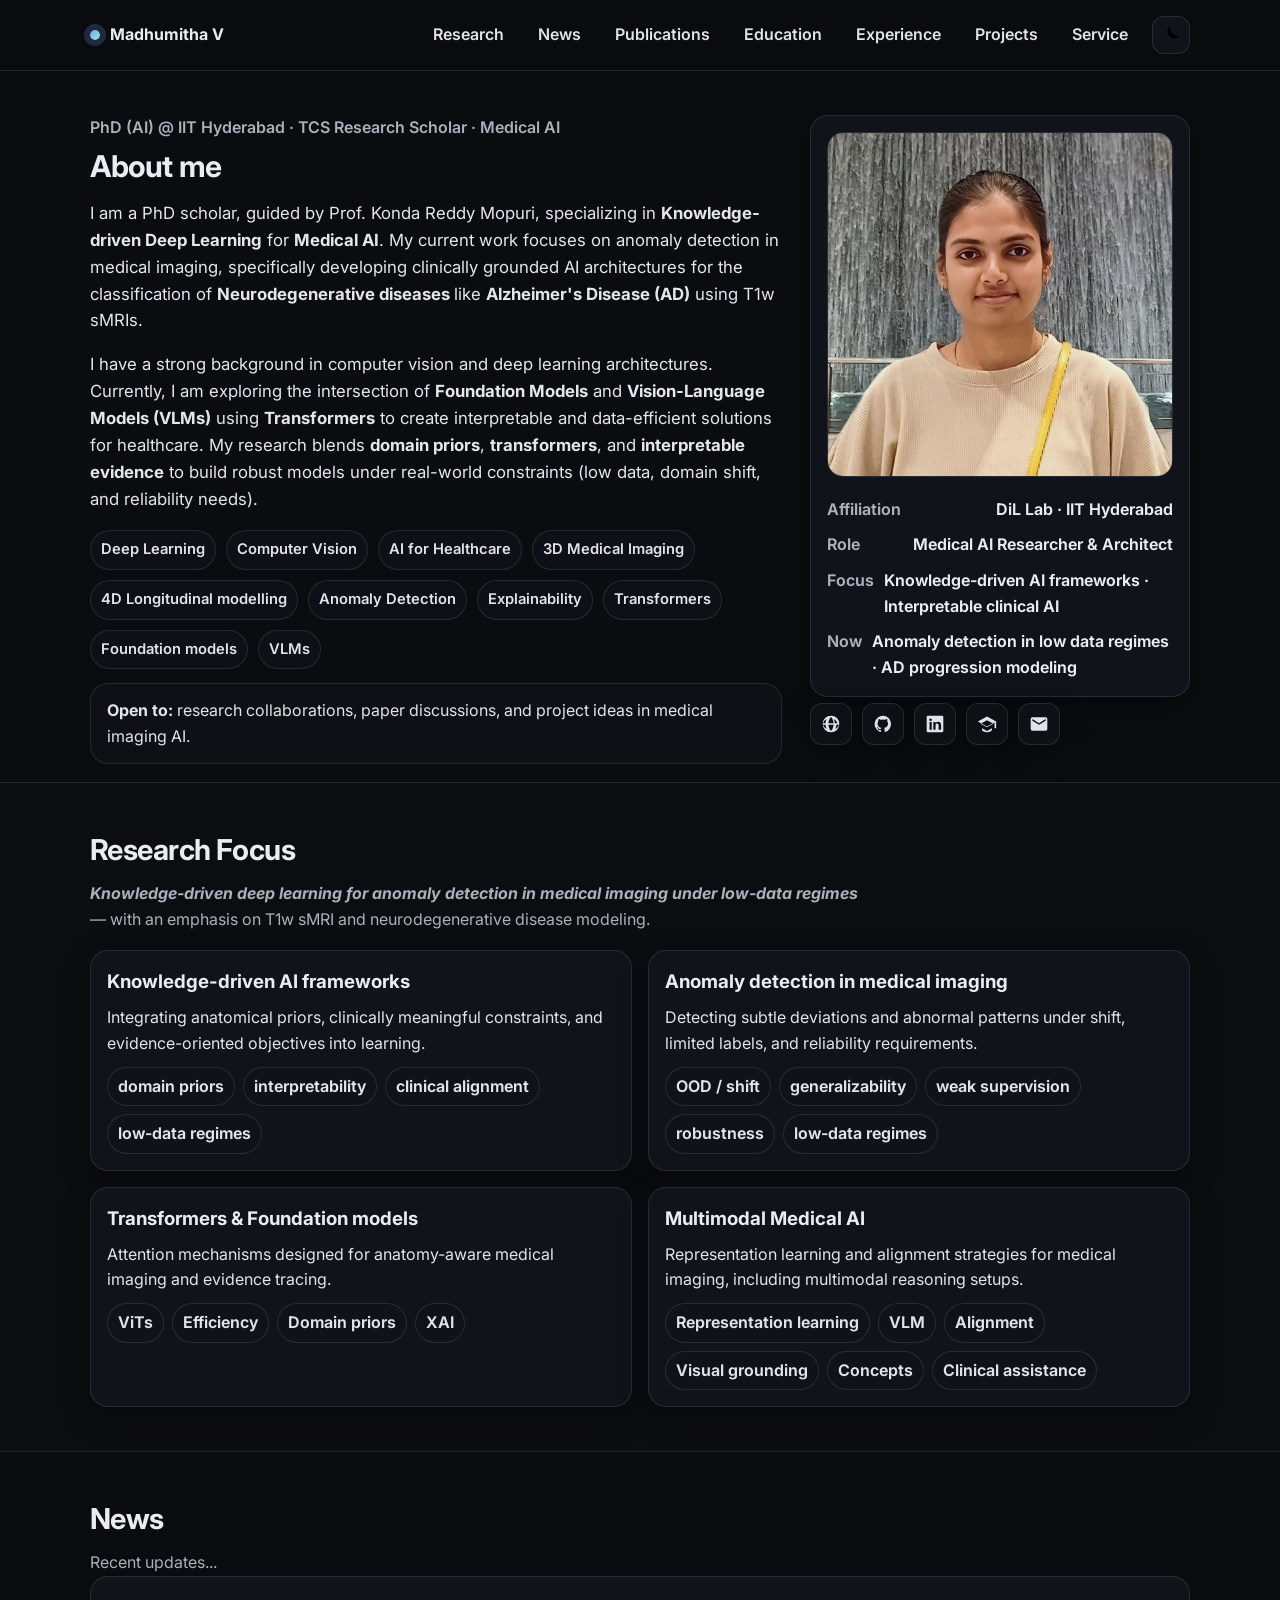
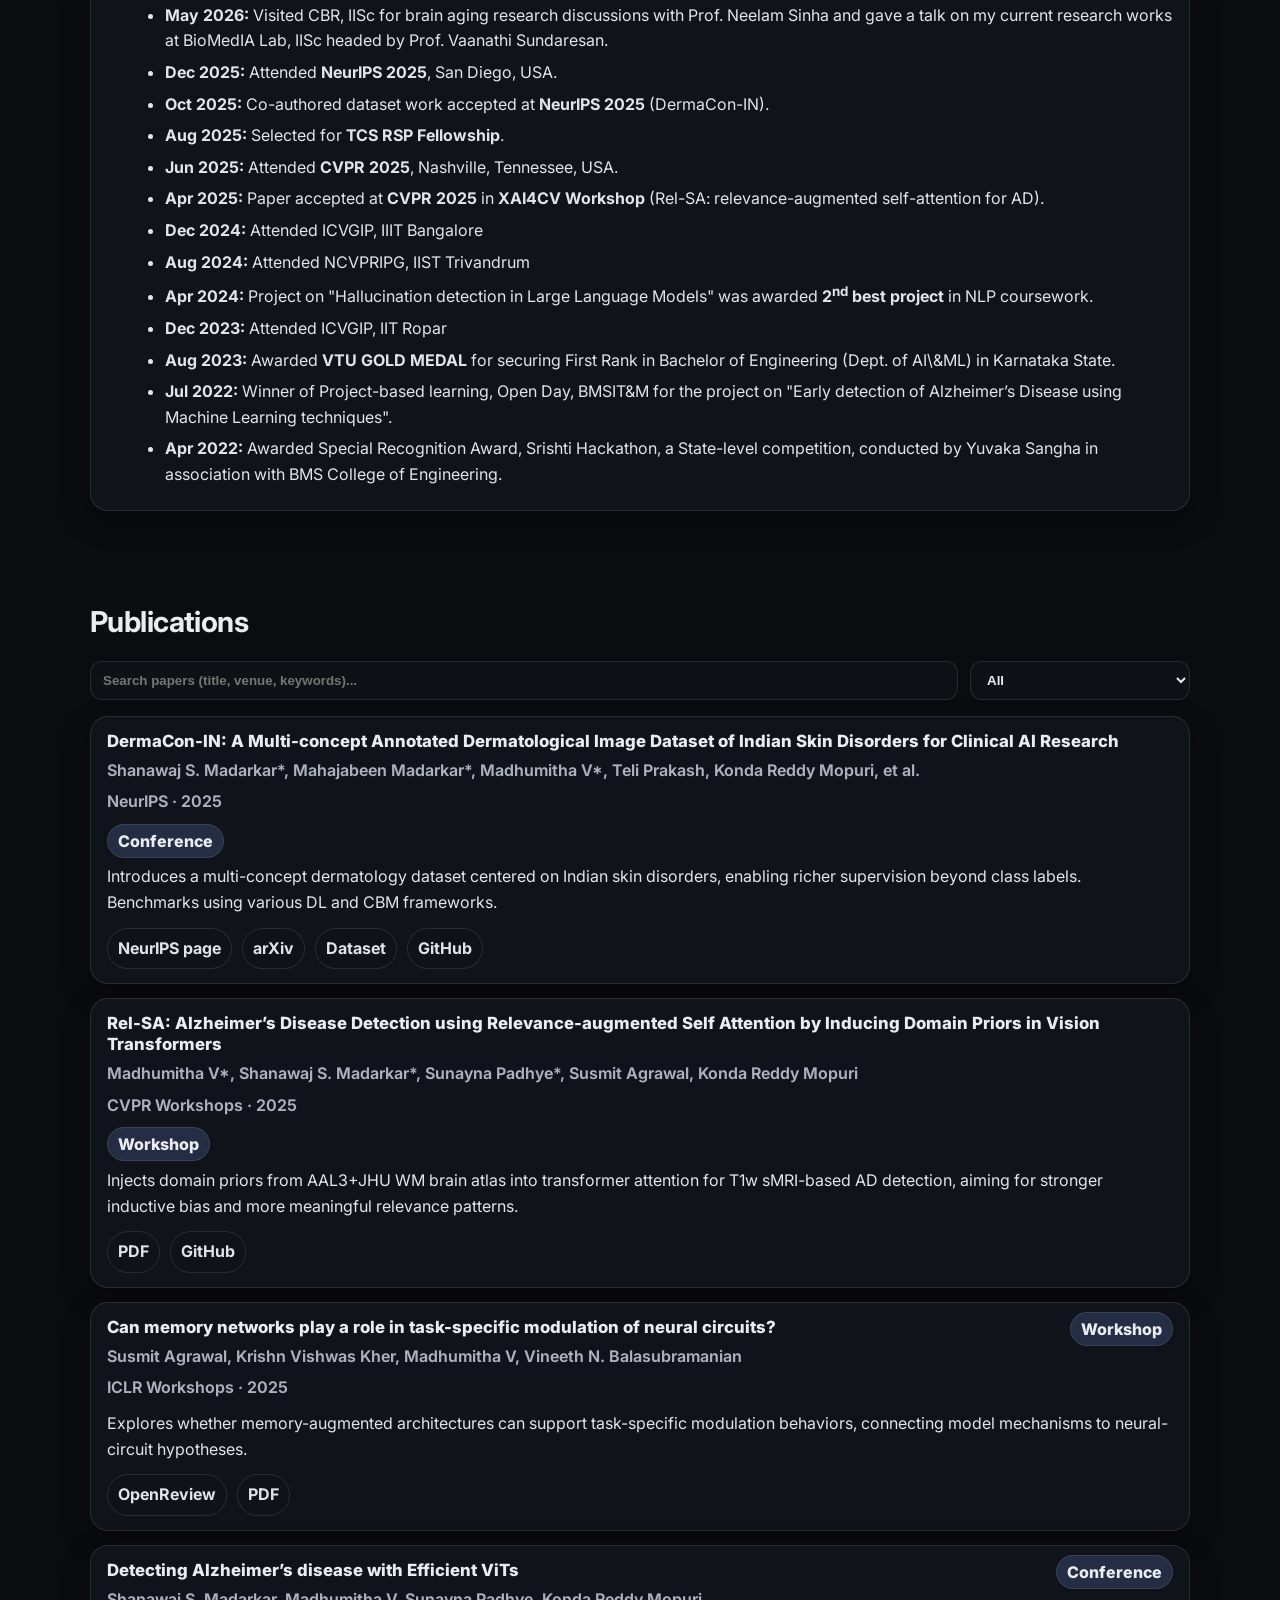
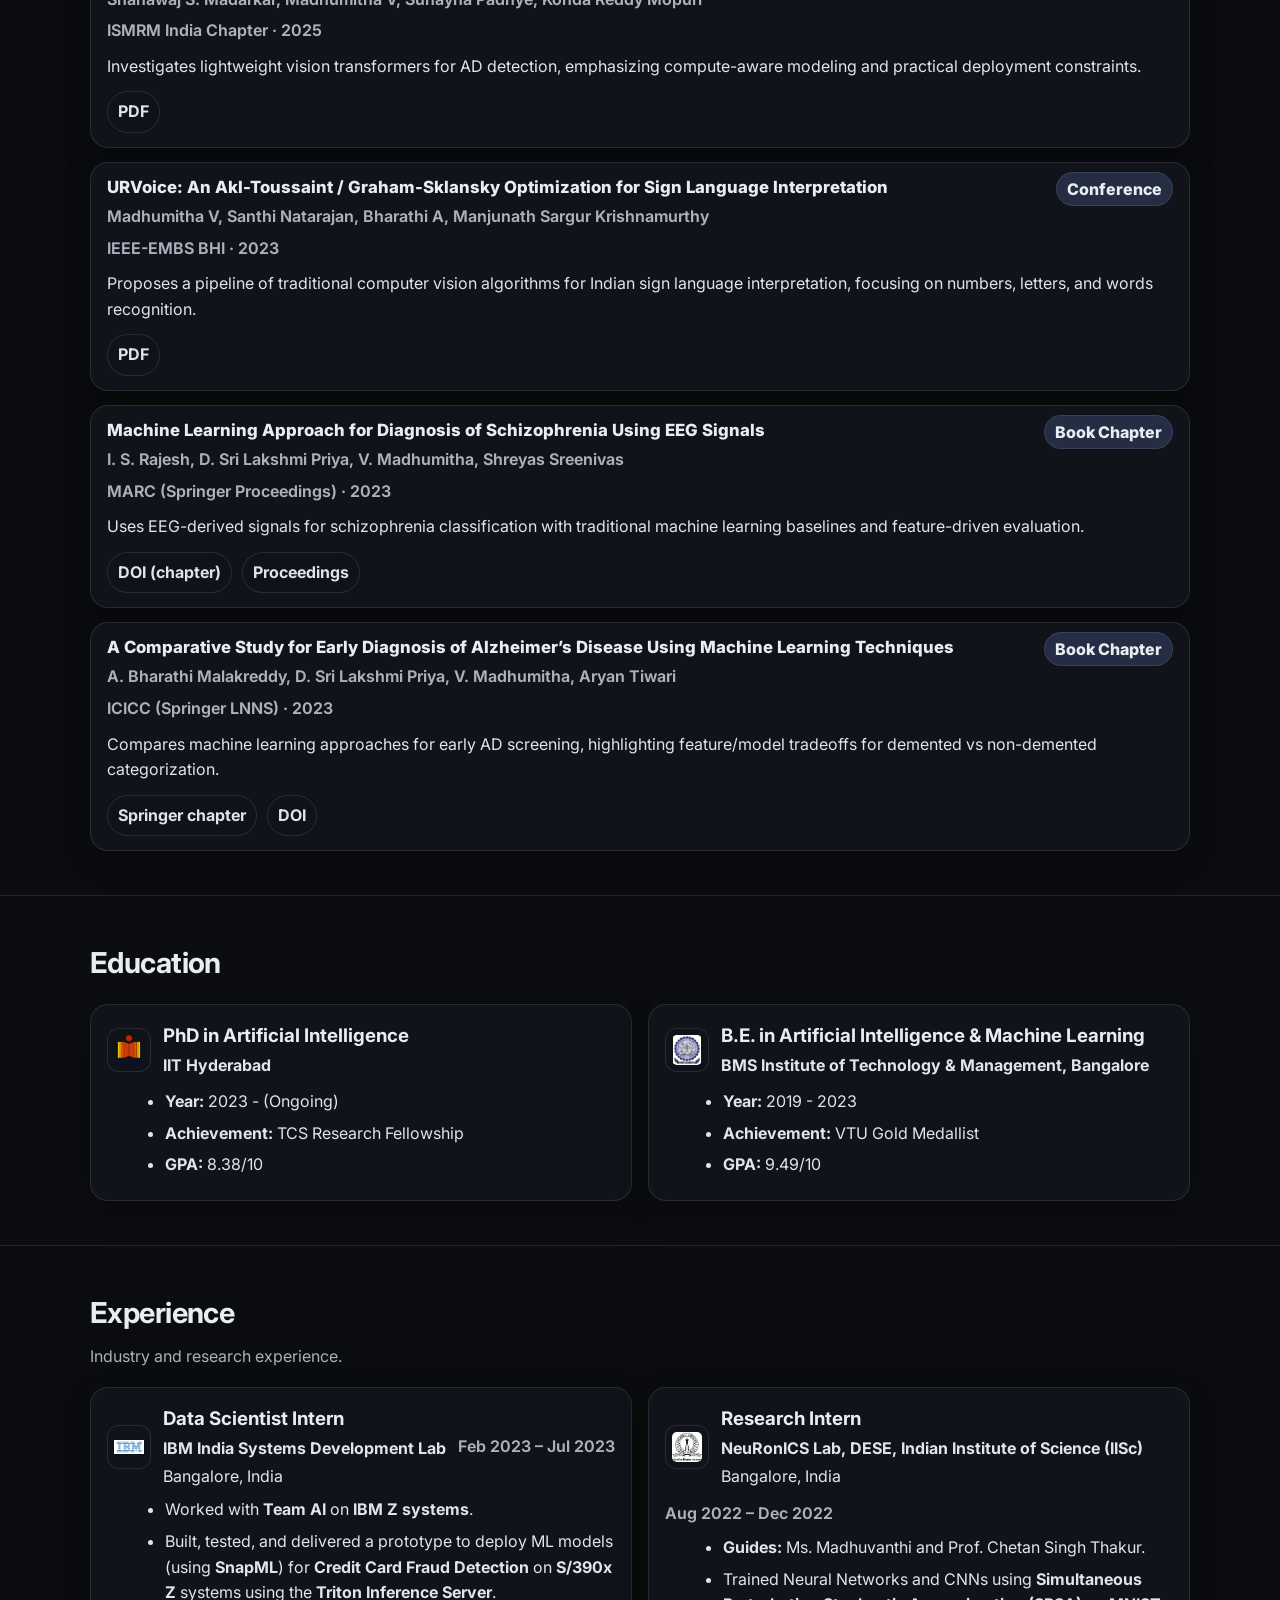
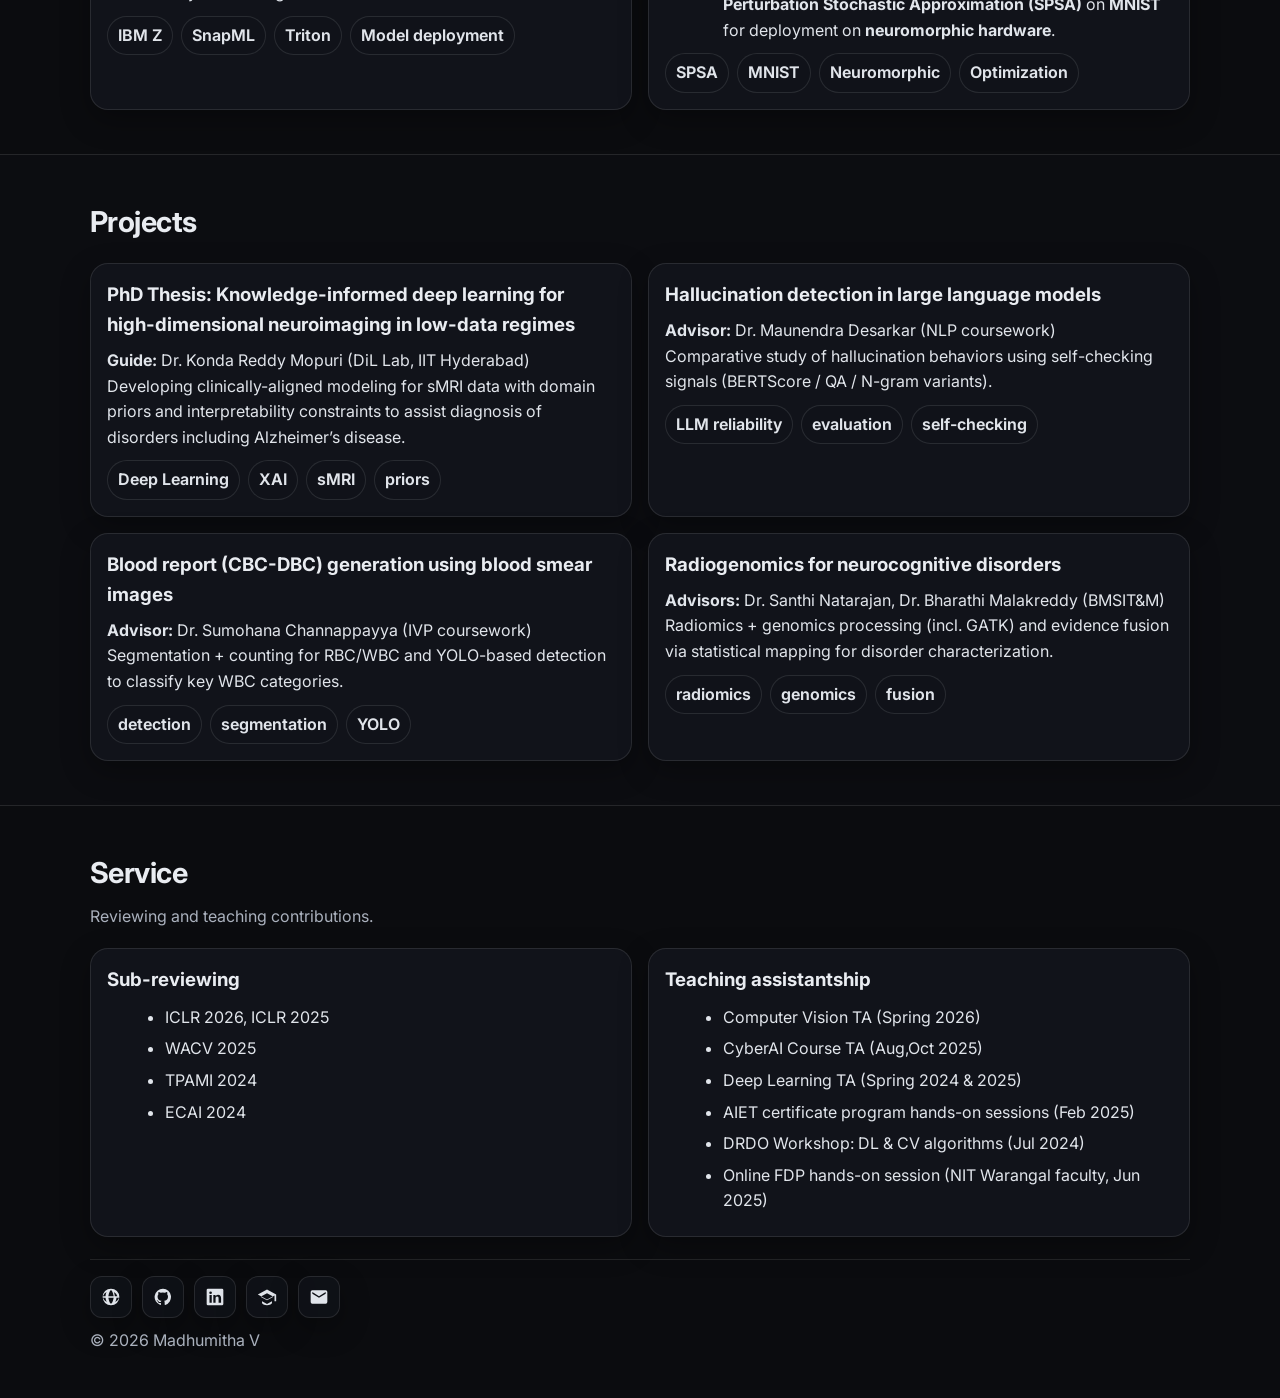
<file: index.html>
<!doctype html>
<html lang="en">
<head>
  <meta charset="utf-8" />
  <meta name="viewport" content="width=device-width, initial-scale=1" />
  <title>Madhumitha V | Research</title>
  <meta name="description" content="Researcher in medical AI and neuroimaging: knowledge-driven AI, anomaly detection, transformers, foundation and multimodal models." />
  <meta name="color-scheme" content="light dark" />
  <link rel="preconnect" href="https://fonts.googleapis.com">
  <link rel="preconnect" href="https://fonts.gstatic.com" crossorigin>
  <link href="https://fonts.googleapis.com/css2?family=Inter:wght@400;500;600;700&display=swap" rel="stylesheet">
  <link rel="stylesheet" href="assets/css/styles.css" />
</head>

<body>
  <a class="skip" href="#main">Skip to content</a>

  <header class="site-header">
    <div class="container header-inner">
      <a class="brand" href="#">
        <span class="dot"></span>
        <span class="brand-text">Madhumitha V</span>
      </a>

      <nav class="nav">
      <a href="#research">Research</a>
      <a href="#news">News</a>
      <a href="#publications">Publications</a>
      <a href="#education">Education</a>
      <a href="#experience">Experience</a>
      <a href="#projects">Projects</a>
      <a href="#service">Service</a>
      <div class="topbar__actions">
        <button id="themeToggle" class="iconbtn" type="button" aria-label="Toggle theme">
          <!-- moon/sun -->
          <svg class="icon" viewBox="0 0 24 24" aria-hidden="true">
            <path d="M21 12.8A8.5 8.5 0 0 1 11.2 3a7 7 0 1 0 9.8 9.8z"></path>
          </svg>
        </button>

        <div class="iconrow" id="headerIcons" aria-label="Links"></div>
      </div>
    </nav>

    </div>
  </header>

  <main id="main">
    <!-- HERO = ABOUT ME -->
    <section class="hero" id="about">
      <div class="container hero-grid">
        <div class="hero-left">
          <p class="kicker">PhD (AI) @ IIT Hyderabad · TCS Research Scholar · Medical AI</p>

          <h1>
            About me
          </h1>

          <div class="subhead">
            <p>
                    I am a PhD scholar, guided by <a href="https://krmopuri.github.io/">Prof. Konda Reddy Mopuri</a>, specializing in <strong>Knowledge-driven Deep Learning</strong> for <strong>Medical AI</strong>. My current work focuses on anomaly detection in medical imaging, specifically developing clinically grounded AI architectures for the classification of <strong>Neurodegenerative diseases </strong> like <strong>Alzheimer's Disease (AD)</strong> using T1w sMRIs.
                </p>
                <p>
                    I have a strong background in computer vision and deep learning architectures. Currently, I am exploring the intersection of <strong>Foundation Models</strong> and <strong>Vision-Language Models (VLMs)</strong> using <strong>Transformers</strong> to create interpretable and data-efficient solutions for healthcare. My research blends <b>domain priors</b>, <b>transformers</b>, and <b>interpretable evidence</b>
            to build robust models under real-world constraints (low data, domain shift, and reliability needs).
                </p>
            
            
            
              </div>

          <div class="chips" aria-label="keywords">
            <span class="chip">Deep Learning</span>
            <span class="chip">Computer Vision</span>
            <span class="chip">AI for Healthcare</span>
            <span class="chip">3D Medical Imaging</span>
            <span class="chip">4D Longitudinal modelling</span>
            <span class="chip">Anomaly Detection</span>
            <span class="chip">Explainability</span>
            <span class="chip">Transformers</span>
            <span class="chip">Foundation models</span>
            <span class="chip">VLMs</span>
          </div>


          <div class="note">
            <b>Open to:</b> research collaborations, paper discussions, and project ideas in medical imaging AI.
          </div>

        </div>

        <div class="hero-right">
          <div class="profile-card">
            <img class="avatar" src="assets/img/profile.jpeg" alt="Profile photo" onerror="this.style.display='none'; document.getElementById('avatarFallback').style.display='grid';" />
            <div id="avatarFallback" class="avatar-fallback" style="display:none;">
              <span>MV</span>
            </div>

            <div class="profile-meta">
              <div class="meta-row">
                <span class="meta-label">Affiliation</span>
                <span class="meta-value">DiL Lab · IIT Hyderabad</span>
              </div>
              <div class="meta-row">
                <span class="meta-label">Role</span>
                <span class="meta-value">Medical AI Researcher & Architect</span>
              </div>
              <div class="meta-row">
                <span class="meta-label">Focus</span>
                <span class="meta-value">Knowledge-driven AI frameworks · Interpretable clinical AI </span>
              </div>
              <div class="meta-row">
                <span class="meta-label">Now</span>
                <span class="meta-value">Anomaly detection in low data regimes · AD progression modeling </span>
              </div>
            </div>
          </div>

          <!-- icon-only links -->
          <div class="icon-row" aria-label="social links">
            <a class="icon-link" href="https://madhuv29.github.io/" target="_blank" rel="noopener" aria-label="Website" title="Website">
              <!-- globe -->
              <svg viewBox="0 0 24 24" aria-hidden="true"><path d="M12 2a10 10 0 1 0 0 20 10 10 0 0 0 0-20Zm7.7 9h-3.1a15.6 15.6 0 0 0-1.2-5 8.1 8.1 0 0 1 4.3 5ZM12 4c.9 0 2.4 2.2 3.2 7H8.8C9.6 6.2 11.1 4 12 4ZM6.6 6a15.6 15.6 0 0 0-1.2 5H2.3a8.1 8.1 0 0 1 4.3-5ZM2.3 13h3.1c.3 1.9.8 3.6 1.4 5a8.1 8.1 0 0 1-4.5-5Zm9.7 7c-.9 0-2.4-2.2-3.2-7h6.4c-.8 4.8-2.3 7-3.2 7Zm5.2-2a15.6 15.6 0 0 0 1.4-5h3.1a8.1 8.1 0 0 1-4.5 5Z"/></svg>
            </a>

            <a class="icon-link" href="https://github.com/madhuV29" target="_blank" rel="noopener" aria-label="GitHub" title="GitHub">
              <!-- github -->
              <svg viewBox="0 0 24 24" aria-hidden="true"><path d="M12 2a10 10 0 0 0-3.2 19.5c.5.1.7-.2.7-.5v-1.8c-2.9.6-3.5-1.2-3.5-1.2-.5-1.1-1.1-1.4-1.1-1.4-.9-.6.1-.6.1-.6 1 .1 1.5 1 1.5 1 .9 1.5 2.4 1.1 3 .8.1-.7.4-1.1.7-1.4-2.3-.3-4.7-1.2-4.7-5.1 0-1.1.4-2 1-2.7-.1-.2-.4-1.3.1-2.6 0 0 .8-.3 2.7 1a9.2 9.2 0 0 1 4.9 0c1.9-1.3 2.7-1 2.7-1 .5 1.3.2 2.4.1 2.6.6.7 1 1.6 1 2.7 0 3.9-2.4 4.8-4.7 5.1.4.3.7 1 .7 2.1V21c0 .3.2.6.7.5A10 10 0 0 0 12 2Z"/></svg>
            </a>

            <a class="icon-link" href="https://www.linkedin.com/in/madhu-v/" target="_blank" rel="noopener" aria-label="LinkedIn" title="LinkedIn">
              <!-- linkedin -->
              <svg viewBox="0 0 24 24" aria-hidden="true"><path d="M20.4 2H3.6A1.6 1.6 0 0 0 2 3.6v16.8A1.6 1.6 0 0 0 3.6 22h16.8a1.6 1.6 0 0 0 1.6-1.6V3.6A1.6 1.6 0 0 0 20.4 2ZM8.1 19H5.4V9.7h2.7V19ZM6.7 8.5a1.6 1.6 0 1 1 0-3.2 1.6 1.6 0 0 1 0 3.2ZM19 19h-2.7v-5c0-1.2 0-2.7-1.7-2.7s-1.9 1.3-1.9 2.6V19H10V9.7h2.6V11h.1c.4-.8 1.4-1.7 2.9-1.7 3.1 0 3.7 2.1 3.7 4.8V19Z"/></svg>
            </a>

            <a class="icon-link" href="https://scholar.google.com/citations?hl=en&user=gFYiQNkAAAAJ" target="_blank" rel="noopener" aria-label="Google Scholar" title="Google Scholar">
              <!-- scholar (cap) -->
              <svg viewBox="0 0 24 24" aria-hidden="true"><path d="M12 3 1 9l11 6 9-4.9V17h2V9L12 3Zm0 13L4.2 11.7 12 7.5l7.8 4.2L12 16Zm-6 1.2V19c0 1.7 3 3 6 3s6-1.3 6-3v-1.8l-6 3.3-6-3.3Z"/></svg>
            </a>

            <a class="icon-link" href="mailto:ai23resch11004@iith.ac.in" aria-label="Email" title="Email">
              <!-- mail -->
              <svg viewBox="0 0 24 24" aria-hidden="true"><path d="M20 4H4a2 2 0 0 0-2 2v12a2 2 0 0 0 2 2h16a2 2 0 0 0 2-2V6a2 2 0 0 0-2-2Zm0 4-8 5L4 8V6l8 5 8-5v2Z"/></svg>
            </a>
          </div>


        </div>
      </div>
    </section>

    <!-- RESEARCH THEMES -->
    <section id="research" class="section alt">
      <div class="container">
        <div class="section-head">
          <h2>Research Focus</h2>
          <p>
            <em><b>Knowledge-driven deep learning for anomaly detection in medical imaging under low-data regimes</b></em>
            — with an emphasis on T1w sMRI and neurodegenerative disease modeling.
          </p>
        </div>

        <div class="grid-2">
          <div class="card">
            <h3>Knowledge-driven AI frameworks</h3>
            <p>Integrating anatomical priors, clinically meaningful constraints, and evidence-oriented objectives into learning.</p>
            <div class="tags">
              <span class="tag">domain priors</span>
              <span class="tag">interpretability</span>
              <span class="tag">clinical alignment</span>
              <span class="tag">low-data regimes</span>
            </div>
          </div>

          <div class="card">
            <h3>Anomaly detection in medical imaging</h3>
            <p>Detecting subtle deviations and abnormal patterns under shift, limited labels, and reliability requirements.</p>
            <div class="tags">
              <span class="tag">OOD / shift</span>
              <span class="tag">generalizability</span>
              <span class="tag">weak supervision</span>
              <span class="tag">robustness</span>
              <span class="tag">low-data regimes</span>
            </div>
          </div>

          <div class="card">
            <h3>Transformers & Foundation models</h3>
            <p>Attention mechanisms designed for anatomy-aware medical imaging and evidence tracing.</p>
            <div class="tags">
              <span class="tag">ViTs</span>
              <span class="tag">Efficiency</span>
              <span class="tag">Domain priors</span>
              <span class="tag">XAI</span>
            </div>
          </div>

          <div class="card">
            <h3>Multimodal Medical AI</h3>
            <p>Representation learning and alignment strategies for medical imaging, including multimodal reasoning setups.</p>
            <div class="tags">
              <span class="tag">Representation learning</span>
              <span class="tag">VLM</span>
              <span class="tag">Alignment</span>
              <span class="tag">Visual grounding</span>
              <span class="tag">Concepts</span>
              <span class="tag">Clinical assistance</span>
            </div>
          </div>
        </div>
      </div>
    </section>

    <!-- NEWS -->
    <section id="news" class="section">
      <div class="container">
        <div class="section-head">
          <h2>News</h2>
          <p>Recent updates...</p>
        </div>

        <div class="card">
          <ul class="bullets">

            <li><b>May 2026:</b> Visited CBR, IISc for brain aging research discussions with Prof. Neelam Sinha and gave a talk on my current research works at BioMedIA Lab, IISc headed by Prof. Vaanathi Sundaresan.</li>
            <li><b>Dec 2025:</b> Attended <b>NeurIPS 2025</b>, San Diego, USA.</li>
            <li><b>Oct 2025:</b> Co-authored dataset work accepted at <b>NeurIPS 2025</b> (DermaCon-IN).</li>
            <li><b>Aug 2025:</b> Selected for <b>TCS RSP Fellowship</b>.</li>
            <li><b>Jun 2025:</b> Attended <b>CVPR 2025</b>, Nashville, Tennessee, USA.</li>
            <li><b>Apr 2025:</b> Paper accepted at <b>CVPR 2025</b> in <b>XAI4CV Workshop</b> (Rel-SA: relevance-augmented self-attention for AD).</li>
            <li><b>Dec 2024:</b> Attended ICVGIP, IIIT Bangalore</li>
            <li><b>Aug 2024:</b> Attended NCVPRIPG, IIST Trivandrum</li>
            <li><b>Apr 2024:</b> Project on "Hallucination detection in Large Language Models" was awarded <strong>2<sup>nd</sup> best project</strong> in NLP coursework.</li>
            <li><b>Dec 2023:</b> Attended ICVGIP, IIT Ropar</li>
            <li><b>Aug 2023:</b> Awarded <strong>VTU GOLD MEDAL</strong> for securing First Rank in Bachelor of Engineering (Dept. of AI\&ML) in Karnataka State.</li>
            <li><b>Jul 2022:</b> Winner of Project-based learning, Open Day, BMSIT&M for the project on "Early detection of Alzheimer’s Disease using Machine Learning techniques".</li>
            <li><b>Apr 2022:</b> Awarded Special Recognition Award, Srishti Hackathon, a State-level competition, conducted by Yuvaka Sangha in association with BMS College of Engineering.</li>

          </ul>
        </div>
      </div>
    </section>


    <!-- PUBLICATIONS -->
    <section id="publications" class="section">
      <div class="container">
        <div class="section-head">
          <h2>Publications</h2>
          <!-- <p>
            Each entry includes a 1–2 line description and links (PDF / project / code / venue).
            <span class="muted">Loaded from <code>assets/data/publications.json</code>.</span>
          </p> -->
        </div>

        <div class="pub-controls">
          <input id="pubSearch" class="input" type="search" placeholder="Search papers (title, venue, keywords)..." />
          <select id="pubFilter" class="select" aria-label="Filter by type">
            <option value="all">All</option>
            <option value="conference">Conference</option>
            <option value="workshop">Workshop</option>
            <option value="bookchapter">Book chapter</option>
            <option value="preprint">Preprint</option>
          </select>
        </div>

        <div id="pubList" class="pub-list" aria-live="polite"></div>
      </div>
    </section>



        <!-- EDUCATION -->
    <section id="education" class="section alt">
      <div class="container">
        <div class="section-head">
          <h2>Education</h2>
        </div>

        <div class="grid-2">
          <div class="card">
            <div class="edu-head">
              <img class="edu-logo" src="assets/img/logos/IITH-logo.png" alt="IIT Hyderabad logo"
                  onerror="this.style.display='none'" />
              <div>
                <h3>PhD in Artificial Intelligence</h3>
                <p class="muted"><b>IIT Hyderabad</b></p>
              </div>
            </div>

            <div class="edu-lines">
              <ul class="bullets">
                <li><b>Year:</b> 2023 - (Ongoing)</li>
                <li><b>Achievement:</b> TCS Research Fellowship</li>
                <li><b>GPA:</b> 8.38/10</li>
              </ul>
            </div>

            <!-- optional small org badge row
            <div class="edu-badges">
              <span class="edu-badge">
                <img src="assets/img/logos/tcs.png" alt="TCS" onerror="this.style.display='none'" />
                <span>TCS Research Scholar</span>
              </span>
            </div> -->
          </div>


          <div class="card">
            <div class="edu-head">
              <img class="edu-logo" src="assets/img/logos/bmsitm-logo.jpg" alt="BMSIT&M logo"
                  onerror="this.style.display='none'" />
              <div>
                <h3>B.E. in Artificial Intelligence &amp; Machine Learning</h3>
                <p class="muted"><b>BMS Institute of Technology &amp; Management, Bangalore</b></p>
              </div>
            </div>

            <div class="edu-lines">
              <ul class="bullets">
                <li><b>Year:</b> 2019 - 2023</li>
                <li><b>Achievement:</b> VTU Gold Medallist</li>
                <li><b>GPA:</b> 9.49/10</li>
              </ul>
            </div>
          </div>

        </div>
      </div>
    </section>

    <!-- EXPERIENCE -->
    <section id="experience" class="section">
      <div class="container">
        <div class="section-head">
          <h2>Experience</h2>
          <p>Industry and research experience.</p>
        </div>

        <div class="grid-2">
          <!-- IBM -->
          <div class="card">
            <div class="exp-head">
              <img class="exp-logo" src="assets/img/logos/ibm-logo.jpg" alt="IBM logo"
                  onerror="this.style.display='none'" />
              <div class="exp-titleblock">
                <h3>Data Scientist Intern</h3>
                <p class="muted"><b>IBM India Systems Development Lab</b></p>
                <p>Bangalore, India</p>
              </div>
              <span class="exp-date muted">Feb 2023 – Jul 2023</span>
            </div>

            <div class="exp-body">
              <ul class="bullets">
                <li>Worked with <b>Team AI</b> on <b>IBM Z systems</b>.</li>
                <li>
                  Built, tested, and delivered a prototype to deploy ML models (using <b>SnapML</b>) for
                  <b>Credit Card Fraud Detection</b> on <b>S/390x Z</b> systems using the <b>Triton Inference Server</b>.
                </li>
              </ul>
              <div class="tags">
                <span class="tag">IBM Z</span>
                <span class="tag">SnapML</span>
                <span class="tag">Triton</span>
                <span class="tag">Model deployment</span>
              </div>
            </div>
          </div>

          <!-- IISc -->
          <div class="card">
            <div class="exp-head">
              <img class="exp-logo" src="assets/img/logos/iisc_logo.jpg" alt="IISc logo"
                  onerror="this.style.display='none'" />
              <div class="exp-titleblock">
                <h3>Research Intern</h3>
                <p class="muted">
                  <b>NeuRonICS Lab, DESE, Indian Institute of Science (IISc)</b>
                </p>
                <p>Bangalore, India</p>
              </div>
              <span class="exp-date muted">Aug 2022 – Dec 2022</span>
            </div>

            <div class="exp-body">
              <ul class="bullets">
                <li><b>Guides:</b> Ms. Madhuvanthi and Prof. Chetan Singh Thakur.</li>
                <li>
                  Trained Neural Networks and CNNs using <b>Simultaneous Perturbation Stochastic Approximation (SPSA)</b> on
                  <b>MNIST</b> for deployment on <b>neuromorphic hardware</b>.
                </li>
              </ul>
              <div class="tags">
                <span class="tag">SPSA</span>
                <span class="tag">MNIST</span>
                <span class="tag">Neuromorphic</span>
                <span class="tag">Optimization</span>
              </div>
            </div>
          </div>
        </div>
      </div>
    </section>




    <!-- PROJECTS -->
    <section id="projects" class="section alt">
      <div class="container">
        <div class="section-head">
          <h2>Projects</h2>
        </div>

        <div class="grid-2">
          <div class="card">
            <h3>PhD Thesis: Knowledge-informed deep learning for high-dimensional neuroimaging in low-data regimes</h3>
            <p class="muted"><b>Guide:</b> Dr. Konda Reddy Mopuri (DiL Lab, IIT Hyderabad)</p>
            <p>
              Developing clinically-aligned modeling for sMRI data with domain priors and interpretability constraints
              to assist diagnosis of disorders including Alzheimer’s disease.
            </p>
            <div class="tags">
              <span class="tag">Deep Learning</span><span class="tag">XAI</span><span class="tag">sMRI</span><span class="tag">priors</span>
            </div>
          </div>

          <div class="card">
            <h3>Hallucination detection in large language models</h3>
            <p class="muted"><b>Advisor:</b> Dr. Maunendra Desarkar (NLP coursework)</p>
            <p>
              Comparative study of hallucination behaviors using self-checking signals (BERTScore / QA / N-gram variants).
            </p>
            <div class="tags">
              <span class="tag">LLM reliability</span><span class="tag">evaluation</span><span class="tag">self-checking</span>
            </div>
          </div>

          <div class="card">
            <h3>Blood report (CBC-DBC) generation using blood smear images</h3>
            <p class="muted"><b>Advisor:</b> Dr. Sumohana Channappayya (IVP coursework)</p>
            <p>
              Segmentation + counting for RBC/WBC and YOLO-based detection to classify key WBC categories.
            </p>
            <div class="tags">
              <span class="tag">detection</span><span class="tag">segmentation</span><span class="tag">YOLO</span>
            </div>
          </div>

          <div class="card">
            <h3>Radiogenomics for neurocognitive disorders</h3>
            <p class="muted"><b>Advisors:</b> Dr. Santhi Natarajan, Dr. Bharathi Malakreddy (BMSIT&amp;M)</p>
            <p>
              Radiomics + genomics processing (incl. GATK) and evidence fusion via statistical mapping for disorder characterization.
            </p>
            <div class="tags">
              <span class="tag">radiomics</span><span class="tag">genomics</span><span class="tag">fusion</span>
            </div>
          </div>
        </div>
      </div>
    </section>

    

    <!-- SERVICE -->
    <section id="service" class="section">
      <div class="container">
        <div class="section-head">
          <h2>Service</h2>
          <p>Reviewing and teaching contributions.</p>
        </div>

        <div class="grid-2">
          <div class="card">
            <h3>Sub-reviewing</h3>
            <ul class="bullets">
              <li>ICLR 2026, ICLR 2025</li>
              <li>WACV 2025</li>
              <li>TPAMI 2024</li>
              <li>ECAI 2024</li>
            </ul>
          </div>

          <div class="card">
            <h3>Teaching assistantship</h3>
            <ul class="bullets">
              <li>Computer Vision TA (Spring 2026)</li>
              <li>CyberAI Course TA (Aug,Oct 2025)</li>
              <li>Deep Learning TA (Spring 2024 &amp; 2025)</li>
              <li>AIET certificate program hands-on sessions (Feb 2025)</li>
              <li>DRDO Workshop: DL &amp; CV algorithms (Jul 2024)</li>
              <li>Online FDP hands-on session (NIT Warangal faculty, Jun 2025)</li>
            </ul>
          </div>
        </div>

        <footer class="site-footer">
          <div class="footer-icons" aria-label="contact icons">
            <a class="icon-link" href="https://madhuv29.github.io/" target="_blank" rel="noopener" aria-label="Website" title="Website">
              <svg viewBox="0 0 24 24" aria-hidden="true"><path d="M12 2a10 10 0 1 0 0 20 10 10 0 0 0 0-20Zm7.7 9h-3.1a15.6 15.6 0 0 0-1.2-5 8.1 8.1 0 0 1 4.3 5ZM12 4c.9 0 2.4 2.2 3.2 7H8.8C9.6 6.2 11.1 4 12 4ZM6.6 6a15.6 15.6 0 0 0-1.2 5H2.3a8.1 8.1 0 0 1 4.3-5ZM2.3 13h3.1c.3 1.9.8 3.6 1.4 5a8.1 8.1 0 0 1-4.5-5Zm9.7 7c-.9 0-2.4-2.2-3.2-7h6.4c-.8 4.8-2.3 7-3.2 7Zm5.2-2a15.6 15.6 0 0 0 1.4-5h3.1a8.1 8.1 0 0 1-4.5 5Z"/></svg>
            </a>
            <a class="icon-link" href="https://github.com/madhuV29" target="_blank" rel="noopener" aria-label="GitHub" title="GitHub">
              <svg viewBox="0 0 24 24" aria-hidden="true"><path d="M12 2a10 10 0 0 0-3.2 19.5c.5.1.7-.2.7-.5v-1.8c-2.9.6-3.5-1.2-3.5-1.2-.5-1.1-1.1-1.4-1.1-1.4-.9-.6.1-.6.1-.6 1 .1 1.5 1 1.5 1 .9 1.5 2.4 1.1 3 .8.1-.7.4-1.1.7-1.4-2.3-.3-4.7-1.2-4.7-5.1 0-1.1.4-2 1-2.7-.1-.2-.4-1.3.1-2.6 0 0 .8-.3 2.7 1a9.2 9.2 0 0 1 4.9 0c1.9-1.3 2.7-1 2.7-1 .5 1.3.2 2.4.1 2.6.6.7 1 1.6 1 2.7 0 3.9-2.4 4.8-4.7 5.1.4.3.7 1 .7 2.1V21c0 .3.2.6.7.5A10 10 0 0 0 12 2Z"/></svg>
            </a>
            <a class="icon-link" href="https://www.linkedin.com/in/madhu-v/" target="_blank" rel="noopener" aria-label="LinkedIn" title="LinkedIn">
              <svg viewBox="0 0 24 24" aria-hidden="true"><path d="M20.4 2H3.6A1.6 1.6 0 0 0 2 3.6v16.8A1.6 1.6 0 0 0 3.6 22h16.8a1.6 1.6 0 0 0 1.6-1.6V3.6A1.6 1.6 0 0 0 20.4 2ZM8.1 19H5.4V9.7h2.7V19ZM6.7 8.5a1.6 1.6 0 1 1 0-3.2 1.6 1.6 0 0 1 0 3.2ZM19 19h-2.7v-5c0-1.2 0-2.7-1.7-2.7s-1.9 1.3-1.9 2.6V19H10V9.7h2.6V11h.1c.4-.8 1.4-1.7 2.9-1.7 3.1 0 3.7 2.1 3.7 4.8V19Z"/></svg>
            </a>
            <a class="icon-link" href="https://scholar.google.com/citations?hl=en&user=gFYiQNkAAAAJ" target="_blank" rel="noopener" aria-label="Google Scholar" title="Google Scholar">
              <svg viewBox="0 0 24 24" aria-hidden="true"><path d="M12 3 1 9l11 6 9-4.9V17h2V9L12 3Zm0 13L4.2 11.7 12 7.5l7.8 4.2L12 16Zm-6 1.2V19c0 1.7 3 3 6 3s6-1.3 6-3v-1.8l-6 3.3-6-3.3Z"/></svg>
            </a>
            <a class="icon-link" href="mailto:ai23resch11004@iith.ac.in" aria-label="Email" title="Email">
              <svg viewBox="0 0 24 24" aria-hidden="true"><path d="M20 4H4a2 2 0 0 0-2 2v12a2 2 0 0 0 2 2h16a2 2 0 0 0 2-2V6a2 2 0 0 0-2-2Zm0 4-8 5L4 8V6l8 5 8-5v2Z"/></svg>
            </a>
          </div>

          <div class="muted footer-note">
            © <span id="year"></span> Madhumitha V
          </div>
        </footer>
      </div>
    </section>
  </main>

  <script src="assets/js/main.js"></script>
</body>
</html>
</file>
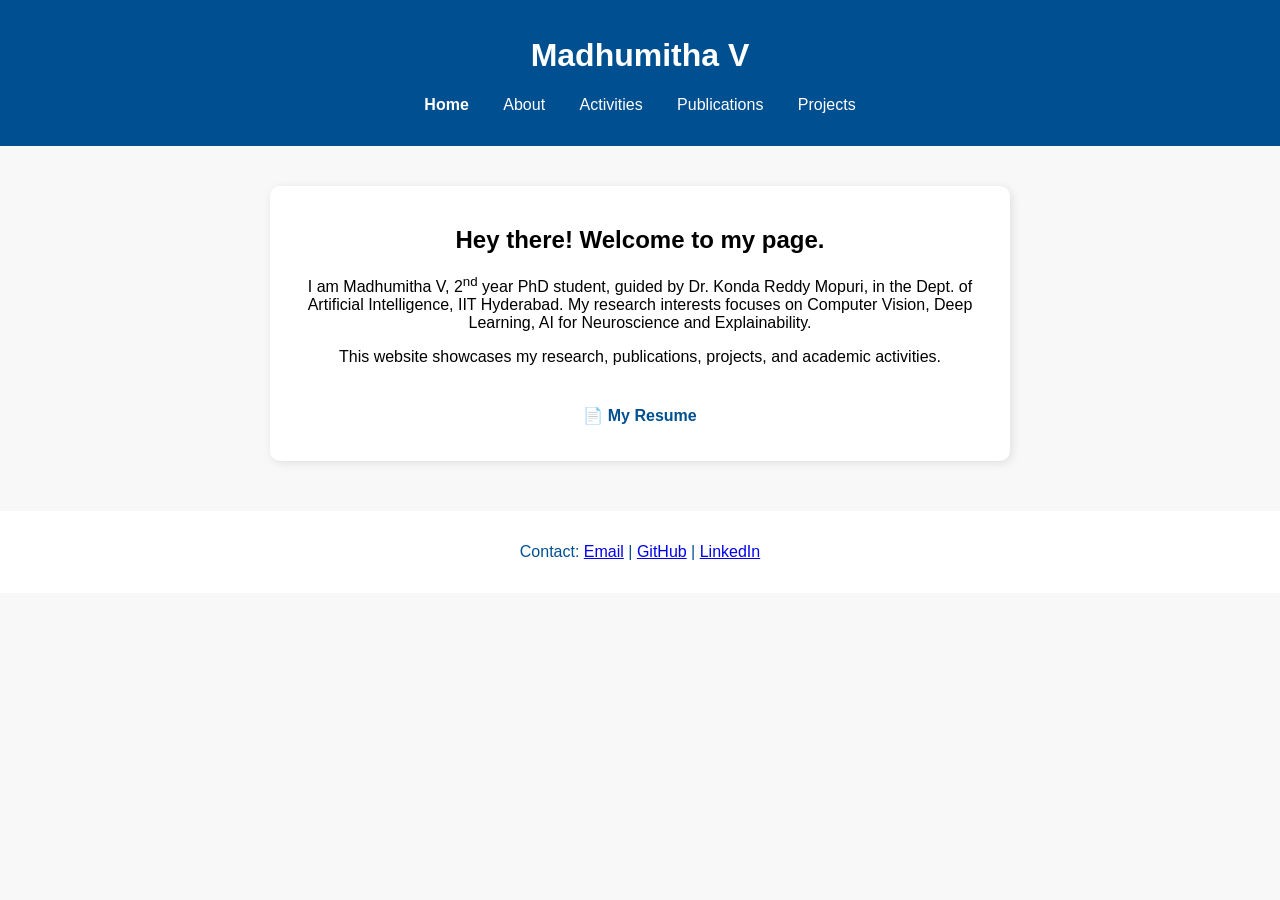
<file: old/index.html>
<!DOCTYPE html>
<html lang="en">
<head>
  <meta charset="UTF-8" />
  <meta name="viewport" content="width=device-width, initial-scale=1.0" />
  <title>Home - Madhumitha V</title>
  <link rel="stylesheet" href="styles.css" />
</head>
<body>

  <header>
    <h1>Madhumitha V</h1>
    <nav>
      <ul>
        <li><a class="active" href="index.html">Home</a></li>
        <li><a href="about.html">About</a></li>
        <li><a href="activities.html">Activities</a></li>
        <li><a href="publications.html">Publications</a></li>
        <li><a href="projects.html">Projects</a></li>
      </ul>
    </nav>
  </header>

  <main class="home-content">
    <h2>Hey there! Welcome to my page.</h2>
    <p>I am Madhumitha V, 2<sup>nd</sup> year PhD student, guided by Dr. Konda Reddy Mopuri, in the Dept. of Artificial Intelligence, IIT Hyderabad. My research interests focuses on Computer Vision, Deep Learning, AI for Neuroscience and Explainability.</p>
    <p>This website showcases my research, publications, projects, and academic activities.</p>

    <div class="resume-link">
        <p><a href="Madhumitha_Resume (3).pdf" target="_blank">📄 My Resume</a></p>
      </div>
  </main>

  <footer>
    <p>Contact: <a href="mailto:ai23resch11004@iith.ac.in">Email</a> | 
    <a href="https://github.com/madhuV29">GitHub</a> | 
    <a href="https://linkedin.com/in/madhu-v">LinkedIn</a></p>
  </footer>

</body>
</html>
</file>
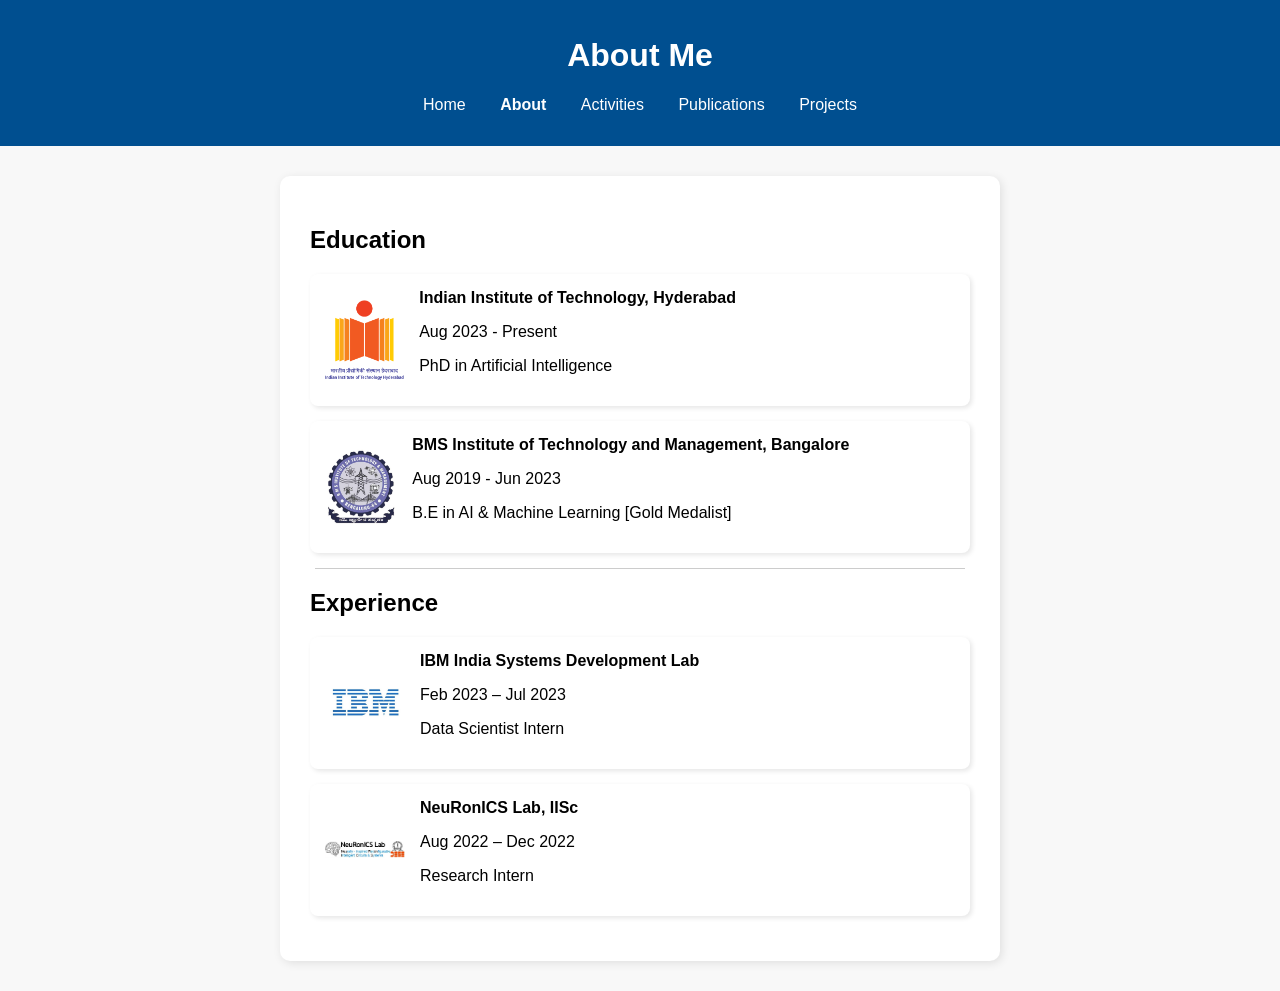
<file: old/about.html>
<!DOCTYPE html>
<html lang="en">
<head>
  <meta charset="UTF-8" />
  <meta name="viewport" content="width=device-width, initial-scale=1.0" />
  <title>About - Madhumitha V</title>
  <link rel="stylesheet" href="styles.css" />
</head>
<body>

  <header>
    <h1>About Me</h1>
    <nav>
      <ul>
        <li><a href="index.html">Home</a></li>
        <li><a class="active" href="about.html">About</a></li>
        <li><a href="activities.html">Activities</a></li>
        <li><a href="publications.html">Publications</a></li>
        <li><a href="projects.html">Projects</a></li>
      </ul>
    </nav>
  </header>

  <div class="container">
    <main class="about-content">
    
      <section>
        <h2>Education</h2>

        <div class="box">
          <img src="images/IITH-logo.png" alt="IIT Hyderabad Logo" class="institution-logo" />
          <div>
            <strong>Indian Institute of Technology, Hyderabad</strong><br>
            <p>Aug 2023 - Present</p>
            <p class="sub">PhD in Artificial Intelligence</p>
          </div>
        </div>

        <div class="box">
          <img src="images/bmsitm-logo.jpg" alt="BMSIT&M Logo" class="institution-logo" />
          <div>
            <strong>BMS Institute of Technology and Management, Bangalore</strong><br>
            <p>Aug 2019 - Jun 2023</p>
            <p class="sub">B.E in AI & Machine Learning [Gold Medalist]</p>
          </div>
        </div>
      </section>
      
      <hr class="divider" />
      
      <section>
        <h2>Experience</h2>

        <div class="box">
          <img src="images/ibm-logo.jpg" alt="IBM Logo" class="company-logo" />
          <div>
            <strong>IBM India Systems Development Lab</strong><br>
            <p>Feb 2023 – Jul 2023</p>
            <p class="sub">Data Scientist Intern</p>
          </div>
        </div>
        

        <div class="box">
          <img src="images/neuronics-logo.jpg" alt="IISc Logo" class="company-logo" />
          <div>
            <strong>NeuRonICS Lab, IISc</strong><br>
            <p>Aug 2022 – Dec 2022</p>
            <p class="sub">Research Intern</p>
          </div>
        </div>
      </section>

    </main>
  </div>

</body>
</html>
</file>
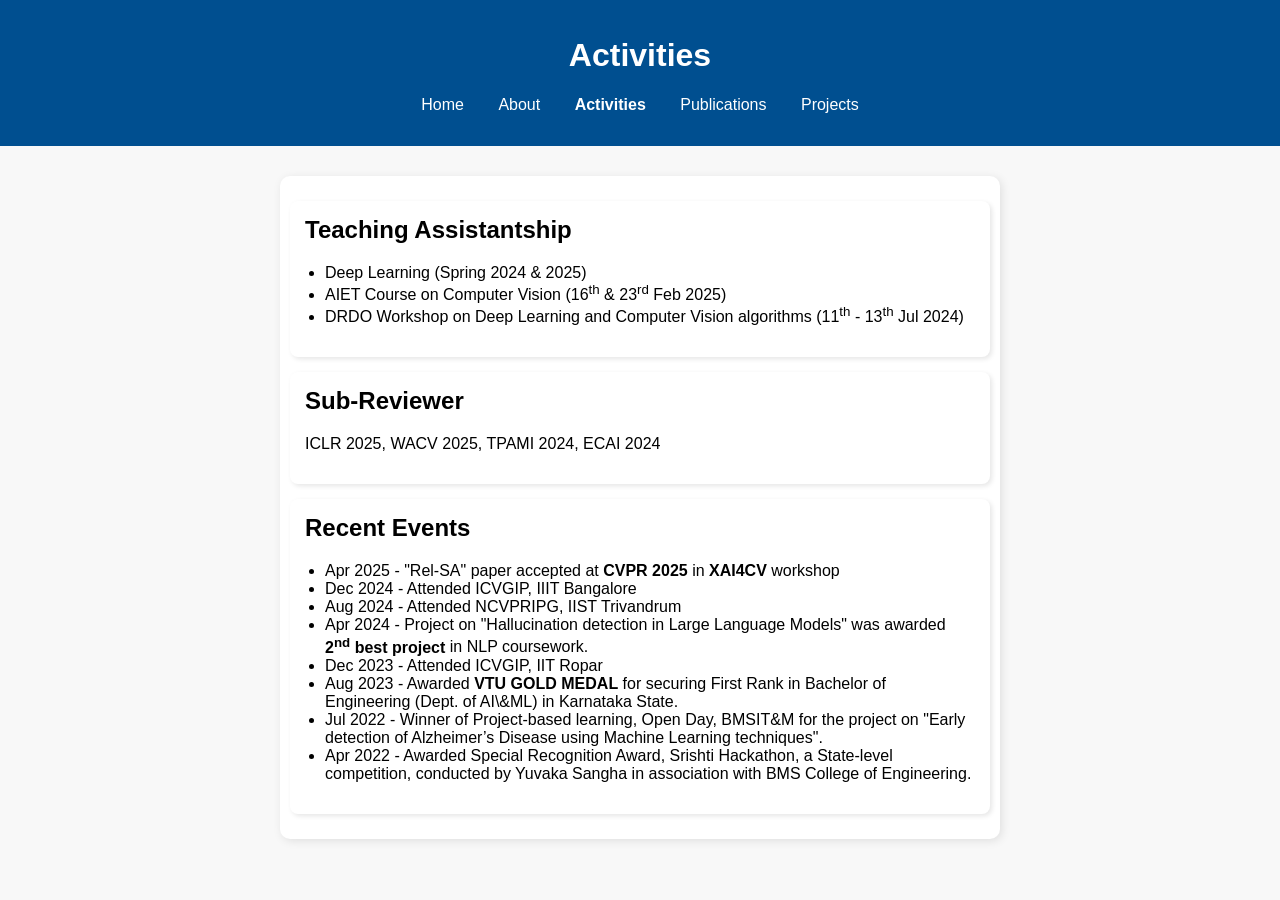
<file: old/activities.html>
<!DOCTYPE html>
<html lang="en">
<head>
  <meta charset="UTF-8" />
  <meta name="viewport" content="width=device-width, initial-scale=1.0" />
  <title>Activities - Madhumitha V</title>
  <link rel="stylesheet" href="styles.css" />
</head>
<body>

  <header>
    <h1>Activities</h1>
    <nav>
      <ul>
        <li><a href="index.html">Home</a></li>
        <li><a href="about.html">About</a></li>
        <li><a class="active" href="activities.html">Activities</a></li>
        <li><a href="publications.html">Publications</a></li>
        <li><a href="projects.html">Projects</a></li>
      </ul>
    </nav>
  </header>

   <div class="container">
    <main>

      <div class="section-box">
        
      <h2>Teaching Assistantship</h2>
      <ul>
        <li>Deep Learning (Spring 2024 & 2025)</li>
        <li>AIET Course on Computer Vision (16<sup>th</sup> & 23<sup>rd</sup> Feb 2025)</li>
        <li>DRDO Workshop on Deep Learning and Computer Vision algorithms (11<sup>th</sup> - 13<sup>th</sup> Jul 2024)</li>
      </ul>
      </div>

    <div class="section-box">
      <h2>Sub-Reviewer</h2>
      <p>ICLR 2025, WACV 2025, TPAMI 2024, ECAI 2024</p>
    </div>

    <div class="section-box">
      <h2>Recent Events</h2>
      <ul>
        <li>Apr 2025 - "Rel-SA" paper accepted at <strong>CVPR 2025</strong> in <strong>XAI4CV</strong> workshop</li>
        <li>Dec 2024 - Attended ICVGIP, IIIT Bangalore</li>
        <li>Aug 2024 - Attended NCVPRIPG, IIST Trivandrum</li>
        <li>Apr 2024 - Project on "Hallucination detection in Large Language Models" was awarded <strong>2<sup>nd</sup> best project</strong> in NLP coursework.</li>
        <li>Dec 2023 - Attended ICVGIP, IIT Ropar</li>
        <li>Aug 2023 - Awarded <strong>VTU GOLD MEDAL</strong> for securing First Rank in Bachelor of Engineering (Dept. of AI\&ML) in Karnataka State.</li>
        <li>Jul 2022 - Winner of Project-based learning, Open Day, BMSIT&M for the project on "Early detection of Alzheimer’s Disease using Machine Learning techniques".</li>
        <li>Apr 2022 - Awarded Special Recognition Award, Srishti Hackathon, a State-level competition, conducted by Yuvaka Sangha in association with BMS College of Engineering.</li>
      </ul>
    </div>
  </main>
 </div>
</body>
</html>
</file>
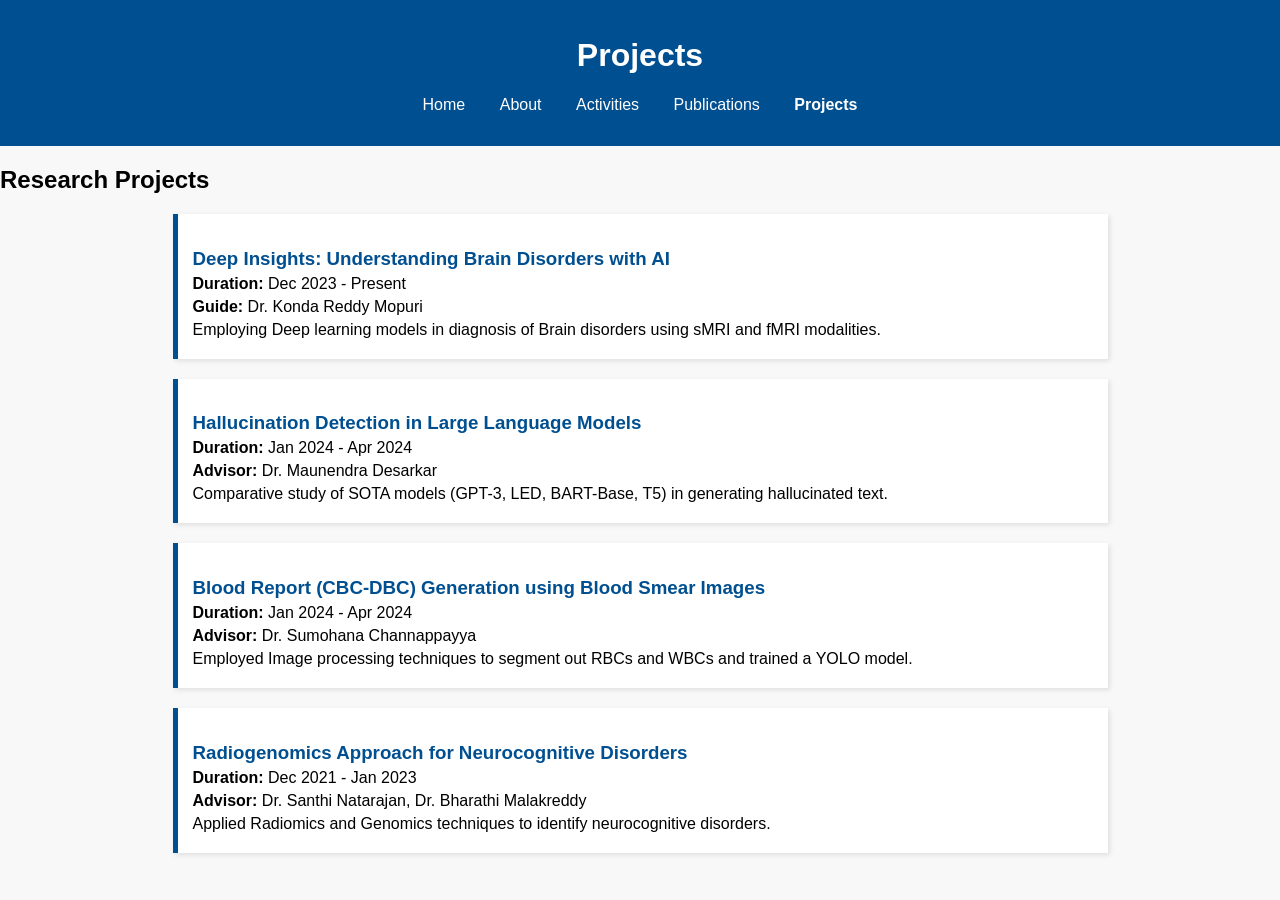
<file: old/projects.html>
<!DOCTYPE html>
<html lang="en">
<head>
  <meta charset="UTF-8" />
  <meta name="viewport" content="width=device-width, initial-scale=1.0" />
  <title>Projects - Madhumitha V</title>
  <link rel="stylesheet" href="styles.css" />
</head>
<body>

  <header>
    <h1>Projects</h1>
    <nav>
      <ul>
        <li><a href="index.html">Home</a></li>
        <li><a href="about.html">About</a></li>
        <li><a href="activities.html">Activities</a></li>
        <li><a href="publications.html">Publications</a></li>
        <li><a class="active" href="projects.html">Projects</a></li>
      </ul>
    </nav>
  </header>

  <main>
    <h2>                                    Research Projects</h2>

    <div class="project">
      <h3>Deep Insights: Understanding Brain Disorders with AI</h3>
      <p><strong>Duration:</strong> Dec 2023 - Present</p>
      <p><strong>Guide:</strong> Dr. Konda Reddy Mopuri</p>
      <p>Employing Deep learning models in diagnosis of Brain disorders using sMRI and fMRI modalities.</p>
    </div>

    <div class="project">
      <h3>Hallucination Detection in Large Language Models</h3>
      <p><strong>Duration:</strong> Jan 2024 - Apr 2024</p>
      <p><strong>Advisor:</strong> Dr. Maunendra Desarkar</p>
      <p>Comparative study of SOTA models (GPT-3, LED, BART-Base, T5) in generating hallucinated text.</p>
    </div>

    <div class="project">
      <h3>Blood Report (CBC-DBC) Generation using Blood Smear Images</h3>
      <p><strong>Duration:</strong> Jan 2024 - Apr 2024</p>
      <p><strong>Advisor:</strong> Dr. Sumohana Channappayya</p>
      <p>Employed Image processing techniques to segment out RBCs and WBCs and trained a YOLO model.</p>
    </div>

    <div class="project">
      <h3>Radiogenomics Approach for Neurocognitive Disorders</h3>
      <p><strong>Duration:</strong> Dec 2021 - Jan 2023</p>
      <p><strong>Advisor:</strong> Dr. Santhi Natarajan, Dr. Bharathi Malakreddy</p>
      <p>Applied Radiomics and Genomics techniques to identify neurocognitive disorders.</p>
    </div>

  </main>

</body>
</html>
</file>
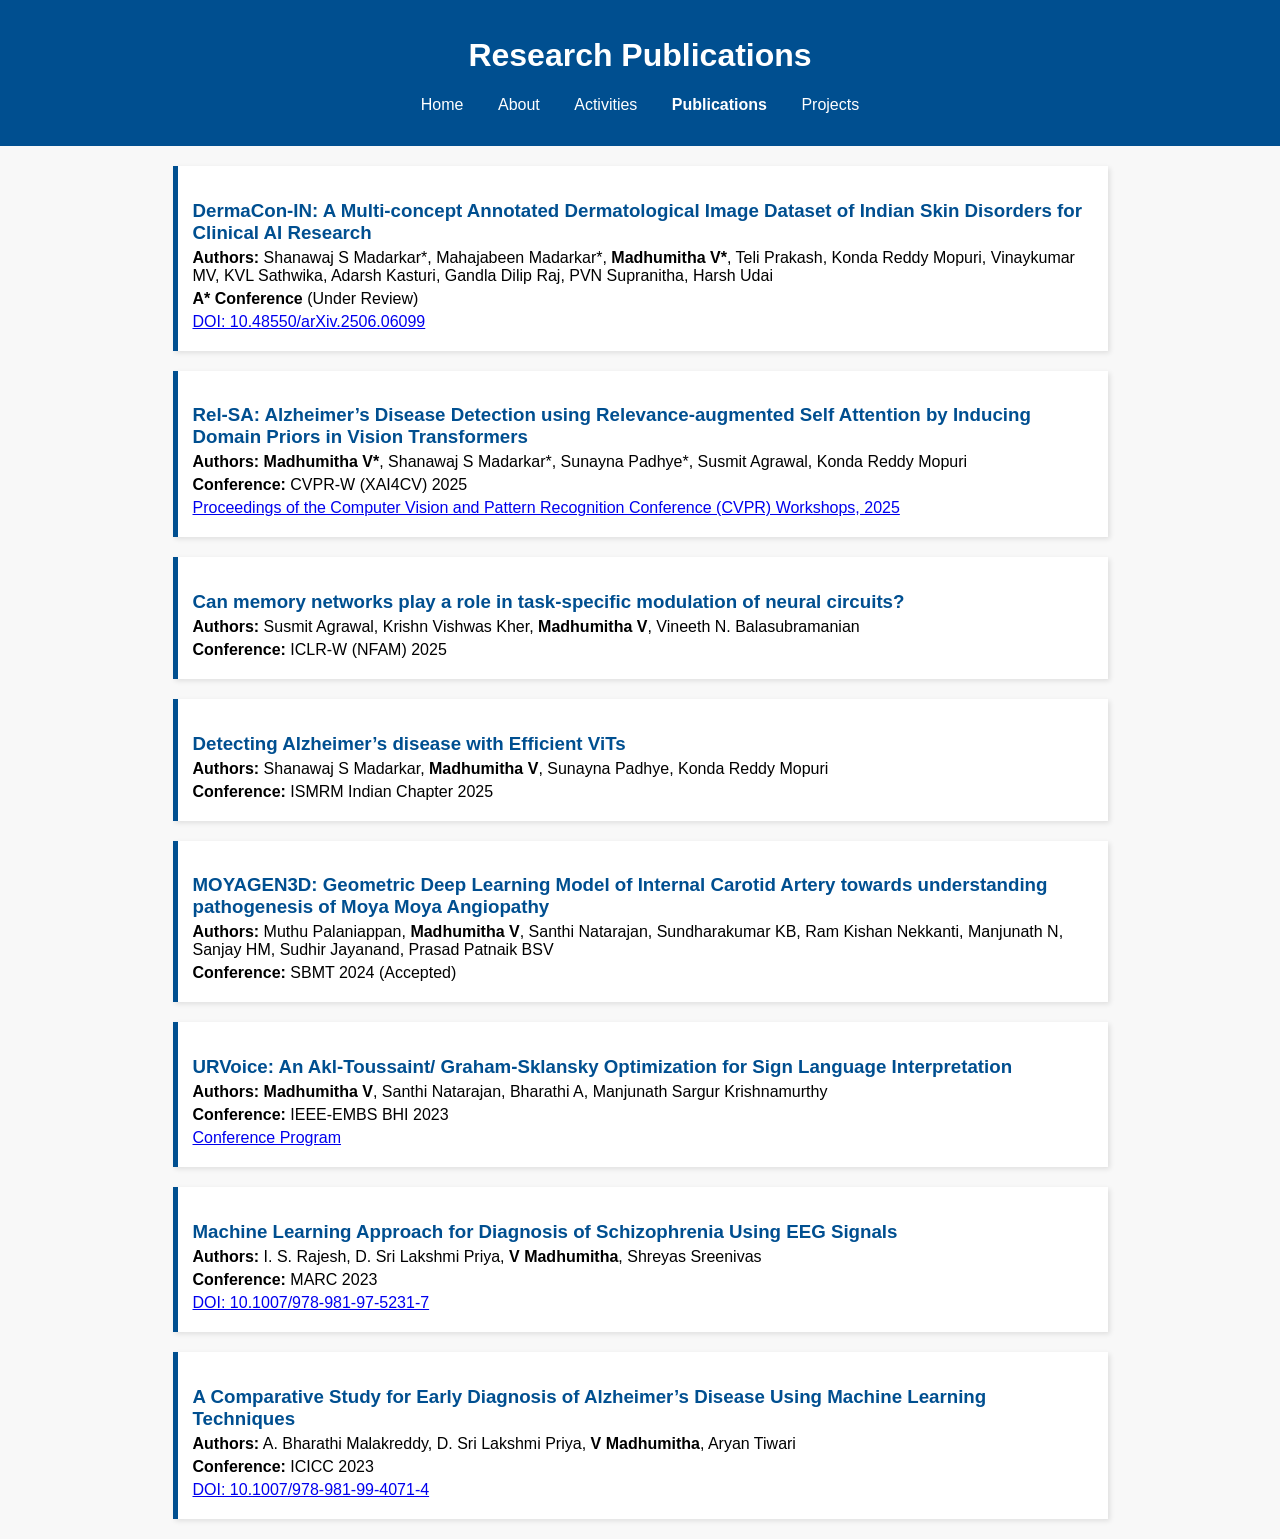
<file: old/publications.html>
<!DOCTYPE html>
<html lang="en">
<head>
  <meta charset="UTF-8" />
  <meta name="viewport" content="width=device-width, initial-scale=1.0" />
  <title>Publications - Madhumitha V</title>
  <link rel="stylesheet" href="styles.css" />
</head>
<body>

  <header>
    <h1>Research Publications</h1>
    <nav>
      <ul>
        <li><a href="index.html">Home</a></li>
        <li><a href="about.html">About</a></li>
        <li><a href="activities.html">Activities</a></li>
        <li><a class="active" href="publications.html">Publications</a></li>
        <li><a href="projects.html">Projects</a></li>
      </ul>
    </nav>
  </header>

  <main>
    <div class="publication">
      <h3> DermaCon-IN: A Multi-concept Annotated Dermatological Image Dataset of Indian Skin Disorders for Clinical AI Research</h3>
      <p><strong>Authors:</strong>  Shanawaj S Madarkar*, Mahajabeen Madarkar*, <strong>Madhumitha V*</strong>, Teli Prakash, Konda Reddy Mopuri, Vinaykumar MV, KVL Sathwika, Adarsh Kasturi, Gandla Dilip Raj, PVN Supranitha, Harsh Udai</p>
      <p><strong>A* Conference</strong> (Under Review)</p>
      <p><a href="https://doi.org/10.48550/arXiv.2506.06099" target="_blank">DOI: 10.48550/arXiv.2506.06099</a></p>
    </div>
    
    <div class="publication">
      <h3> Rel-SA: Alzheimer’s Disease Detection using Relevance-augmented Self Attention by Inducing Domain Priors in Vision Transformers</h3>
      <p><strong>Authors:</strong>  <strong>Madhumitha V*</strong>, Shanawaj S Madarkar*, Sunayna Padhye*, Susmit Agrawal, Konda Reddy Mopuri</p>
      <p><strong>Conference:</strong> CVPR-W (XAI4CV) 2025</p>
      <p><a href="https://openaccess.thecvf.com/content/CVPR2025W/XAI4CV/papers/V_Rel-SA_Alzheimers_Disease_Detection_using_Relevance-augmented_Self_Attention_by_Inducing_CVPRW_2025_paper.pdf" target="_blank">Proceedings of the Computer Vision and Pattern Recognition Conference (CVPR) Workshops, 2025</a></p>
    </div>
    
    <div class="publication">
      <h3> Can memory networks play a role in task-specific modulation of neural circuits?</h3>
      <p><strong>Authors:</strong>  Susmit Agrawal, Krishn Vishwas Kher, <strong>Madhumitha V</strong>, Vineeth N. Balasubramanian</p>
      <p><strong>Conference:</strong> ICLR-W (NFAM) 2025</p>
    </div>
    
    <div class="publication">
      <h3>Detecting Alzheimer’s disease with Efficient ViTs</h3>
      <p><strong>Authors:</strong> Shanawaj S Madarkar, <strong>Madhumitha V</strong>, Sunayna Padhye, Konda Reddy Mopuri</p>
      <p><strong>Conference:</strong> ISMRM Indian Chapter 2025</p>
    </div>

    <div class="publication">
      <h3>MOYAGEN3D: Geometric Deep Learning Model of Internal Carotid Artery towards understanding pathogenesis of Moya Moya Angiopathy</h3>
      <p><strong>Authors:</strong> Muthu Palaniappan, <strong>Madhumitha V</strong>, Santhi Natarajan, Sundharakumar KB, Ram Kishan Nekkanti, Manjunath N, Sanjay HM, Sudhir Jayanand, Prasad Patnaik BSV</p>
      <p><strong>Conference:</strong> SBMT 2024 (Accepted)</p>
    </div>

    <div class="publication">
      <h3>URVoice: An Akl-Toussaint/ Graham-Sklansky Optimization for Sign Language Interpretation</h3>
      <p><strong>Authors:</strong> <strong>Madhumitha V</strong>, Santhi Natarajan, Bharathi A, Manjunath Sargur Krishnamurthy</p>
      <p><strong>Conference:</strong> IEEE-EMBS BHI 2023</p>
      <p><a href="https://bhi.embs.org/2023/wp-content/uploads/sites/97/2023/10/IEEE-BHI-2023-Program.v4.pdf" target="_blank">Conference Program</a></p>
    </div>

    <div class="publication">
      <h3>Machine Learning Approach for Diagnosis of Schizophrenia Using EEG Signals</h3>
      <p><strong>Authors:</strong> I. S. Rajesh, D. Sri Lakshmi Priya, <strong>V Madhumitha</strong>, Shreyas Sreenivas</p>
      <p><strong>Conference:</strong> MARC 2023</p>
      <p><a href="https://doi.org/10.1007/978-981-97-5231-7" target="_blank">DOI: 10.1007/978-981-97-5231-7</a></p>
    </div>

    <div class="publication">
      <h3>A Comparative Study for Early Diagnosis of Alzheimer’s Disease Using Machine Learning Techniques</h3>
      <p><strong>Authors:</strong> A. Bharathi Malakreddy, D. Sri Lakshmi Priya, <strong>V Madhumitha</strong>, Aryan Tiwari</p>
      <p><strong>Conference:</strong> ICICC 2023</p>
      <p><a href="https://doi.org/10.1007/978-981-99-4071-4" target="_blank">DOI: 10.1007/978-981-99-4071-4</a></p>
    </div>

  </main>

</body>
</html>
</file>
<file: assets/css/styles.css>
:root{
  --bg: #0b0c0f;
  --panel: #11131a;
  --text: #e9ecf1;
  --muted: #aab1bd;
  --border: rgba(255,255,255,.10);
  --shadow: 0 10px 30px rgba(0,0,0,.30);

  --accent: #7aa2ff;
  --accent2: #8df0c7;

  --radius: 18px;
  --max: 1100px;
}

[data-theme="light"]{
  --bg: #ffffff;
  --panel: #f6f7fb;
  --text: #11131a;
  --muted: #4c5563;
  --border: rgba(17,19,26,.12);
  --shadow: 0 12px 30px rgba(17,19,26,.10);
  --accent: #2b66ff;
  --accent2: #0aa06e;
}

*{box-sizing:border-box}
html,body{height:100%}
body{
  margin:0;
  font-family: Inter, system-ui, -apple-system, Segoe UI, Roboto, Arial, sans-serif;
  background: var(--bg);
  color: var(--text);
  line-height: 1.6;
}

a{color: inherit; text-decoration: none}
a:hover{opacity:.95}
code{font-family: ui-monospace, SFMono-Regular, Menlo, Monaco, Consolas, "Liberation Mono", monospace}

.container{
  width: min(var(--max), calc(100% - 40px));
  margin: 0 auto;
}

.skip{
  position:absolute; left:-999px; top:auto; width:1px; height:1px; overflow:hidden;
}
.skip:focus{left:16px; top:16px; width:auto; height:auto; padding:10px 12px; background:var(--panel); border:1px solid var(--border); border-radius:10px; z-index:999}

.site-header{
  position: sticky;
  top:0;
  z-index: 50;
  backdrop-filter: blur(10px);
  background: color-mix(in srgb, var(--bg) 84%, transparent);
  border-bottom: 1px solid var(--border);
}
.header-inner{
  display:flex;
  align-items:center;
  justify-content:space-between;
  padding: 14px 0;
  gap: 18px;
}
.brand{
  display:flex; align-items:center; gap:10px;
  font-weight:700;
}
.dot{
  width:10px; height:10px; border-radius:999px;
  background: linear-gradient(135deg, var(--accent), var(--accent2));
  box-shadow: 0 0 0 6px color-mix(in srgb, var(--accent) 20%, transparent);
}
.nav{
  display:flex; align-items:center; gap:14px;
  flex-wrap:wrap;
  justify-content:flex-end;
}
.nav a{
  font-weight: 600;
  color: color-mix(in srgb, var(--text) 86%, var(--muted));
  padding: 8px 10px;
  border-radius: 10px;
}
.nav a:hover{
  background: color-mix(in srgb, var(--panel) 65%, transparent);
}
.btn{
  border: 1px solid var(--border);
  background: var(--panel);
  padding: 9px 12px;
  border-radius: 12px;
  font-weight: 650;
  cursor:pointer;
}
.btn:hover{transform: translateY(-1px)}
.btn-ghost{background: transparent}

.hero{
  padding: 44px 0 18px;
}
.hero-grid{
  display:grid;
  grid-template-columns: 1.55fr .85fr;
  gap: 28px;
  align-items:start;
}
.kicker{
  color: var(--muted);
  font-weight: 600;
  margin: 0 0 10px 0;
}
h1{
  margin: 0 0 14px 0;
  font-size: clamp(28px, 4.2vw, 30px);
  line-height: 1.1;
  letter-spacing: -0.03em;
}
.subhead{
  margin: 0 0 18px 0;
  color: color-mix(in srgb, var(--text) 90%, var(--muted));
  font-size: 1.05rem;
}

.chips{display:flex; flex-wrap:wrap; gap:10px; margin: 10px 0 14px}
.chip{
  padding: 7px 10px;
  border: 1px solid var(--border);
  background: color-mix(in srgb, var(--panel) 78%, transparent);
  border-radius: 999px;
  font-weight: 600;
  color: color-mix(in srgb, var(--text) 86%, var(--muted));
  font-size: .92rem;
}

/* ICON LINKS */
.icon-row{
  display:flex;
  gap: 10px;
  flex-wrap:wrap;
  margin-top: 6px;
}
.icon-link{
  width: 42px;
  height: 42px;
  display:grid;
  place-items:center;
  border-radius: 12px;
  border: 1px solid var(--border);
  background: color-mix(in srgb, var(--panel) 75%, transparent);
  box-shadow: var(--shadow);
}
.icon-link:hover{
  transform: translateY(-1px);
  background: color-mix(in srgb, var(--panel) 88%, transparent);
}
.icon-link svg{
  width: 20px;
  height: 20px;
  fill: color-mix(in srgb, var(--text) 86%, var(--muted));
}


.iconbtn{
  display:inline-flex;
  align-items:center;
  justify-content:center;
  width: 38px;
  height: 38px;
  border-radius: 12px;
  border: 1px solid var(--border);
  background: var(--panel);
  box-shadow: none;
  cursor: pointer;
}
.iconbtn:hover{ background: var(--panel-2); }
.iconbtn:focus{ outline: none; box-shadow: 0 0 0 4px var(--ring); }


.profile-card{
  border: 1px solid var(--border);
  background: var(--panel);
  border-radius: var(--radius);
  box-shadow: var(--shadow);
  padding: 16px;
}
.avatar{
  width:100%;
  aspect-ratio: 1/1;
  object-fit: cover;
  border-radius: 16px;
  border: 1px solid var(--border);
}
.avatar-fallback{
  width:100%;
  aspect-ratio: 1/1;
  border-radius: 16px;
  border: 1px dashed var(--border);
  display:grid;
  place-items:center;
  font-weight:800;
  font-size: 42px;
  color: color-mix(in srgb, var(--text) 75%, var(--muted));
}
.profile-meta{margin-top: 12px; display:flex; flex-direction:column; gap:10px}
.meta-row{display:flex; justify-content:space-between; gap:10px}
.meta-label{color: var(--muted); font-weight: 650}
.meta-value{font-weight: 650}

.note{
  margin-top: 14px;
  padding: 14px 16px;
  border-radius: var(--radius);
  border: 1px solid var(--border);
  background: color-mix(in srgb, var(--panel) 65%, transparent);
  color: color-mix(in srgb, var(--text) 88%, var(--muted));
}

.section{
  padding: 44px 0;
}
.section.alt{
  background: color-mix(in srgb, var(--panel) 22%, transparent);
  border-top: 1px solid var(--border);
  border-bottom: 1px solid var(--border);
}
.section-head h2{
  margin:0 0 8px 0;
  font-size: 1.8rem;
  letter-spacing: -0.02em;
}
.section-head p{
  margin:0;
  color: var(--muted);
  max-width: 78ch;
}

.grid-2{
  display:grid;
  grid-template-columns: 1fr 1fr;
  gap: 16px;
  margin-top: 18px;
}
.card{
  border: 1px solid var(--border);
  background: var(--panel);
  border-radius: var(--radius);
  box-shadow: var(--shadow);
  padding: 16px;
}
.card h3{margin:0 0 8px 0}
.card p{margin:0; color: color-mix(in srgb, var(--text) 88%, var(--muted))}
.bullets{margin:10px 0 0 18px; color: color-mix(in srgb, var(--text) 88%, var(--muted))}
.bullets li{margin: 6px 0}

/* Education layout */
.edu-head{
  display:flex;
  align-items:center;
  gap:12px;
  margin-bottom: 8px;
}
.edu-head h3{ margin:0; }
.edu-head .muted{ margin: 2px 0 0 0; }

.edu-logo{
  width: 44px;
  height: 44px;
  object-fit: contain;
  border-radius: 12px;
  border: 1px solid var(--border);
  background: color-mix(in srgb, var(--panel) 72%, transparent);
  padding: 6px;
}

.edu-lines p{ margin: 8px 0; }

.edu-badges{ margin-top: 10px; display:flex; flex-wrap:wrap; gap:10px; }
.edu-badge{
  display:flex; align-items:center; gap:8px;
  padding: 7px 10px;
  border-radius: 999px;
  border: 1px solid var(--border);
  background: color-mix(in srgb, var(--panel) 70%, transparent);
  font-weight: 650;
  color: color-mix(in srgb, var(--text) 86%, var(--muted));
}
.edu-badge img{
  width: 18px;
  height: 18px;
  object-fit: contain;
}


.pub-controls{
  display:flex;
  gap: 12px;
  margin-top: 16px;
  flex-wrap:wrap;
}
.input, .select{
  border: 1px solid var(--border);
  background: color-mix(in srgb, var(--panel) 80%, transparent);
  color: var(--text);
  padding: 10px 12px;
  border-radius: 12px;
  font-weight: 600;
  outline:none;
}
.input{min-width: min(520px, 100%); flex: 1}
.select{min-width: 220px}

.pub-list{
  margin-top: 16px;
  display:flex;
  flex-direction:column;
  gap: 14px;
}
.pub{
  border: 1px solid var(--border);
  background: var(--panel);
  border-radius: var(--radius);
  padding: 14px 16px;
  box-shadow: var(--shadow);
}
.pub-top{
  display:flex;
  align-items:flex-start;
  justify-content:space-between;
  gap: 14px;
  flex-wrap:wrap;
}
.pub-title{
  font-weight: 800;
  line-height: 1.25;
  font-size: 1.05rem;
}
.pub-title a{
  text-decoration: none;
  color: var(--text);
}
.pub-title a:hover{
  text-decoration: underline;
}
.pub-meta{
  color: var(--muted);
  font-weight: 650;
  margin-top: 6px;
}
.pub-blurb{
  margin-top: 10px;
  color: color-mix(in srgb, var(--text) 88%, var(--muted));
}
.pub-links{
  margin-top: 12px;
  display:flex;
  flex-wrap:wrap;
  gap: 10px;
}
.pill{
  padding: 7px 10px;
  border-radius: 999px;
  border: 1px solid var(--border);
  background: color-mix(in srgb, var(--panel) 70%, transparent);
  font-weight: 700;
  color: color-mix(in srgb, var(--text) 86%, var(--muted));
}
.pill:hover{
  background: color-mix(in srgb, var(--panel) 85%, transparent);
  color: var(--text);
}

.badge{
  padding: 6px 10px;
  border-radius: 999px;
  font-weight: 800;
  border: 1px solid var(--border);
  background: color-mix(in srgb, var(--accent) 18%, transparent);
}

.tags{margin-top: 10px; display:flex; flex-wrap:wrap; gap:8px}
.tag{
  padding: 6px 10px;
  border-radius: 999px;
  border: 1px solid var(--border);
  color: color-mix(in srgb, var(--text) 86%, var(--muted));
  font-weight: 650;
  background: color-mix(in srgb, var(--panel) 70%, transparent);
}

.site-footer{
  margin-top: 22px;
  padding-top: 16px;
  border-top: 1px solid var(--border);
}
.footer-icons{
  display:flex;
  gap: 10px;
  flex-wrap:wrap;
}
.footer-note{
  margin-top: 10px;
}
.muted{color: var(--muted)}

@media (max-width: 900px){
  .hero-grid{grid-template-columns: 1fr}
  .grid-2{grid-template-columns: 1fr}
}


/* Experience layout */
.exp-head{
  display:flex;
  align-items:center;
  gap:12px;
  flex-wrap:wrap;
  margin-bottom: 8px;
}

.exp-titleblock{
  display:flex;
  flex-direction:column;
  gap:2px;
  min-width: 260px;
}

.exp-head h3{ margin:0; }
.exp-head .muted{ margin:0; }

.exp-date{
  margin-left:auto;
  font-weight:650;
}

.exp-logo{
  width: 44px;
  height: 44px;
  object-fit: contain;
  border-radius: 12px;
  border: 1px solid var(--border);
  background: color-mix(in srgb, var(--panel) 72%, transparent);
  padding: 6px;
}

.exp-body .bullets{
  margin-top: 6px;
}
</file>
<file: old/styles.css>
/* Publications & Projects */
/* .publication, .project {
  background: white;
  padding: 15px;
  margin: 15px 0;
  border-left: 5px solid #004f90;
  box-shadow: 2px 2px 5px rgba(0, 0, 0, 0.1);
} */

/* Resume Link */
/* .resume-link {
  text-align: center;
  margin-top: 40px;
}

.resume-link a {
  color: #004f90;
  font-weight: bold;
  text-decoration: none;
}

.resume-link a:hover {
  text-decoration: underline;
}
 */
/* Footer */
/* footer {
  background: white;
  color: #004f90;
  text-align: center;
  padding: 1rem;
  margin-top: 50px;
} */

body {
  font-family: Arial, sans-serif;
  margin: 0;
  padding: 0;
  background: #f8f8f8;
}

/* Centered Container for Home Page */
.home-content {
  max-width: 700px;  /* Controls the width of the text */
  margin: 40px auto; /* Adds top & bottom margins and centers content */
  padding: 20px;
  background: white;
  border-radius: 10px;
  box-shadow: 2px 2px 10px rgba(0, 0, 0, 0.1);
  text-align: center; /* Centers text */
}

/* Centered Container */
.container {
  max-width: 700px; /* Set a proper width instead of full page */
  margin: 30px auto; /* Centers the content */
  padding: 10px;
  background: white;
  border-radius: 10px;
  box-shadow: 2px 2px 10px rgba(0, 0, 0, 0.1);
}

header {
  background: #004f90;
  color: white;
  padding: 1rem;
  text-align: center;
}

nav ul {
  list-style: none;
  padding: 0;
}

nav ul li {
  display: inline;
  margin: 0 15px;
}

nav ul li a {
  color: white;
  text-decoration: none;
  font-size: 1rem;
}

nav ul li a.active {
  font-weight: bold;
}

/* About Page Layout */
.about-content {
  padding: 20px;
}

/* .two-col {
  display: flex;
  justify-content: space-between;
  align-items: center;
  margin-bottom: 1rem;
}

.institution-logo, .company-logo {
  width: 50px;
  height: auto;
  margin-right: 10px;
} */

/* Resume Link */
.resume-link {
  text-align: center;
  margin-top: 40px;
}

.resume-link a {
  color: #004f90;
  font-weight: bold;
  text-decoration: none;
}

.resume-link a:hover {
  text-decoration: underline;
}

/* Section Box */
.section-box {
  background: white;
  padding: 15px;
  margin: 15px auto;
  max-width: 1500px;
  border-radius: 8px;
  box-shadow: 2px 2px 5px rgba(0, 0, 0, 0.1);
}

/* List Styling */
.section-box ul {
  padding-left: 20px;
}

.section-box h2 {
  margin-top: 0;
}

.publication, .project {
  background: white;
  padding: 15px;
  margin: 20px auto;
  max-width: 900px; /* Set a limited width */
  border-left: 5px solid #004f90;
  box-shadow: 2px 2px 5px rgba(0, 0, 0, 0.1);
}
.publication h3, .project h3 {
  color: #004f90;
  margin-bottom: 5px;
}
.publication p, .project p {
  margin: 5px 0;
}

footer {
  background: white;
  color: #004f90;
  text-align: center;
  padding: 1rem;
  margin-top: 50px;
}


/* Box for Education & Experience */
.box {
  display: flex;
  align-items: center;
  justify-content: flex-start; /* Align items to start */
  background: #ffffff;
  border-radius: 8px;
  padding: 15px;
  margin-bottom: 15px;
  box-shadow: 2px 2px 5px rgba(0, 0, 0, 0.1);
  max-width: 650px; /* Ensures a controlled width */
  margin-left: auto;
  margin-right: auto;
}

/* Allow Different Logo Sizes While Keeping Alignment */
.institution-logo, .company-logo {
  max-height: 80px;  /* Prevents logos from becoming too large */
  max-width: 80px;  /* Adjust width automatically */
  height: auto;  /* Maintain original proportions */
  margin-right: 15px;
}

/* Two-column layout (Logo + Details) */
.two-col {
  display: flex;
  align-items: center;  /* Aligns logo and text in a row */
  margin-bottom: 15px;
  padding: 10px;
  background: #ffffff;
  border-radius: 8px;
  box-shadow: 2px 2px 5px rgba(0, 0, 0, 0.1);
}


/* Aligns text properly */
.box div {
  flex-grow: 1;
}

/* Divider */
.divider {
  border: none;
  border-top: 1px solid #ccc;
  margin: 15px auto;
  max-width: 650px; /* Align with the content width */
}
</file>
